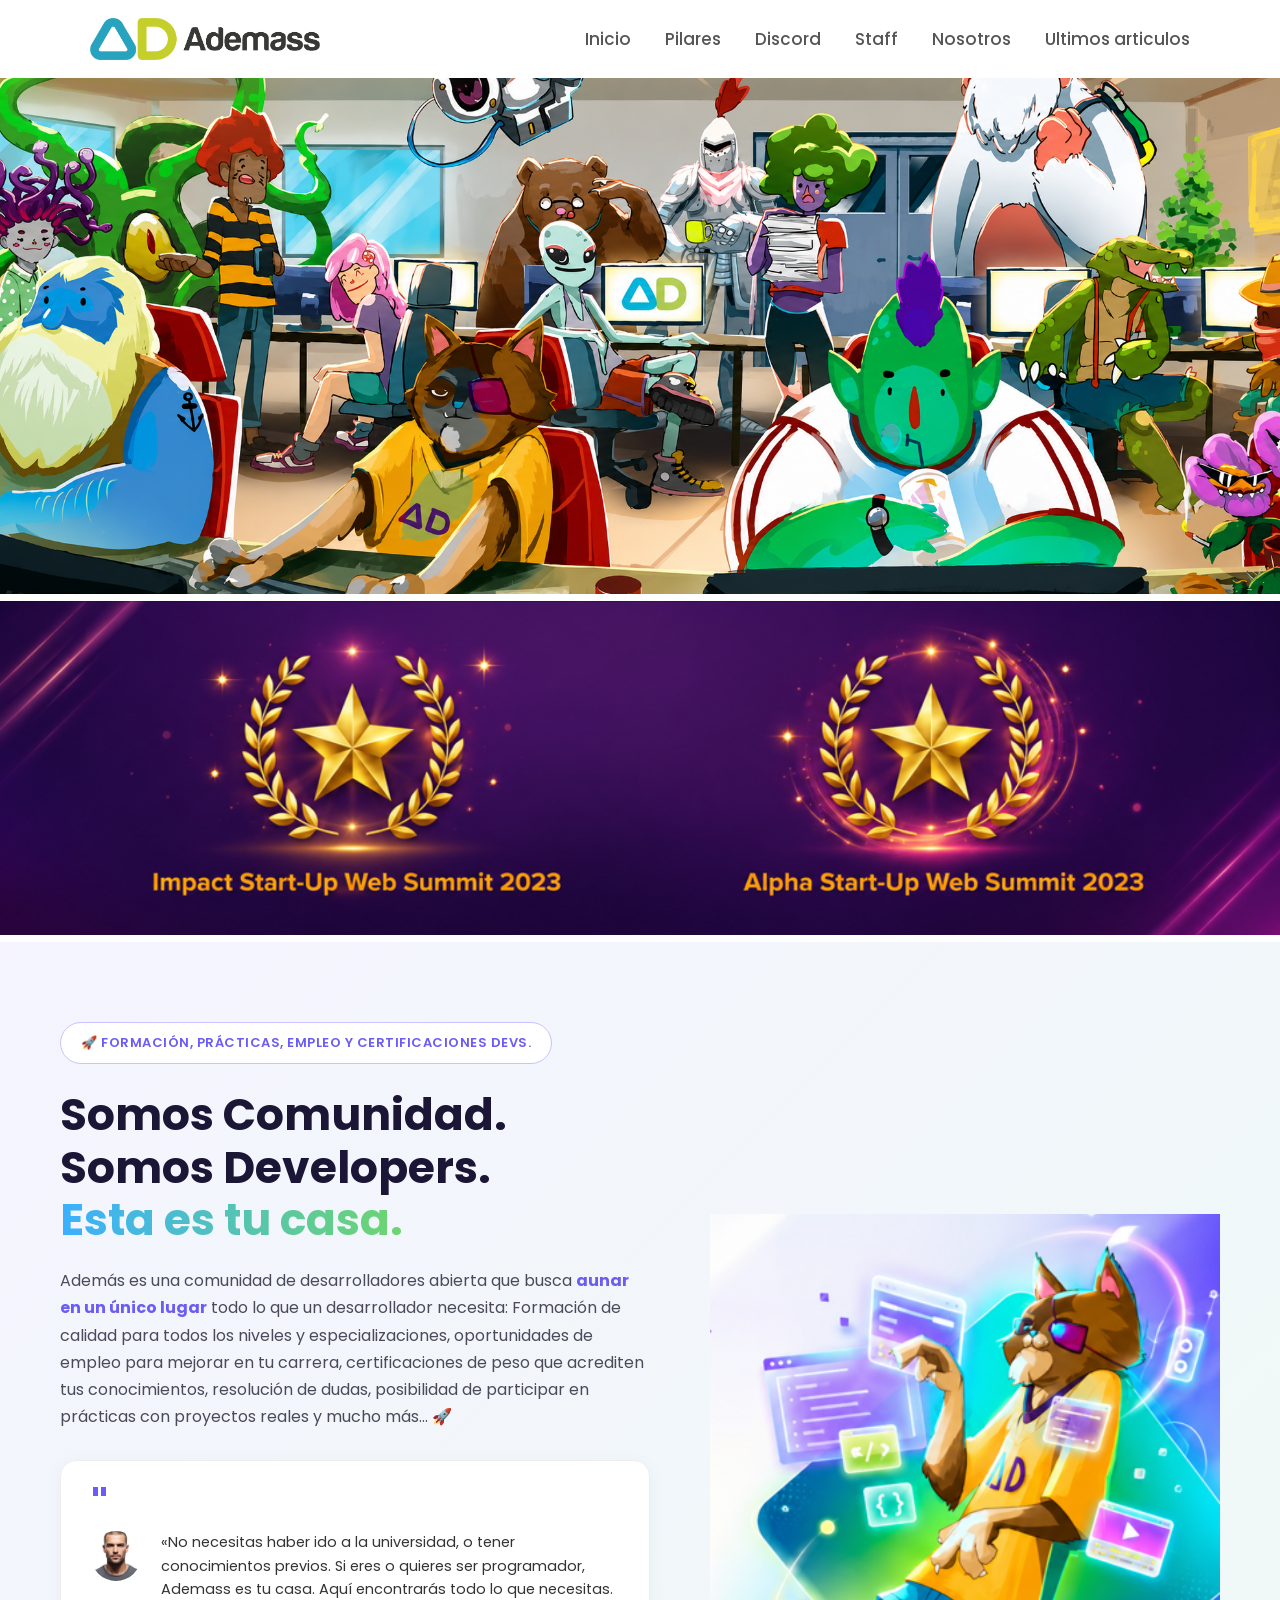
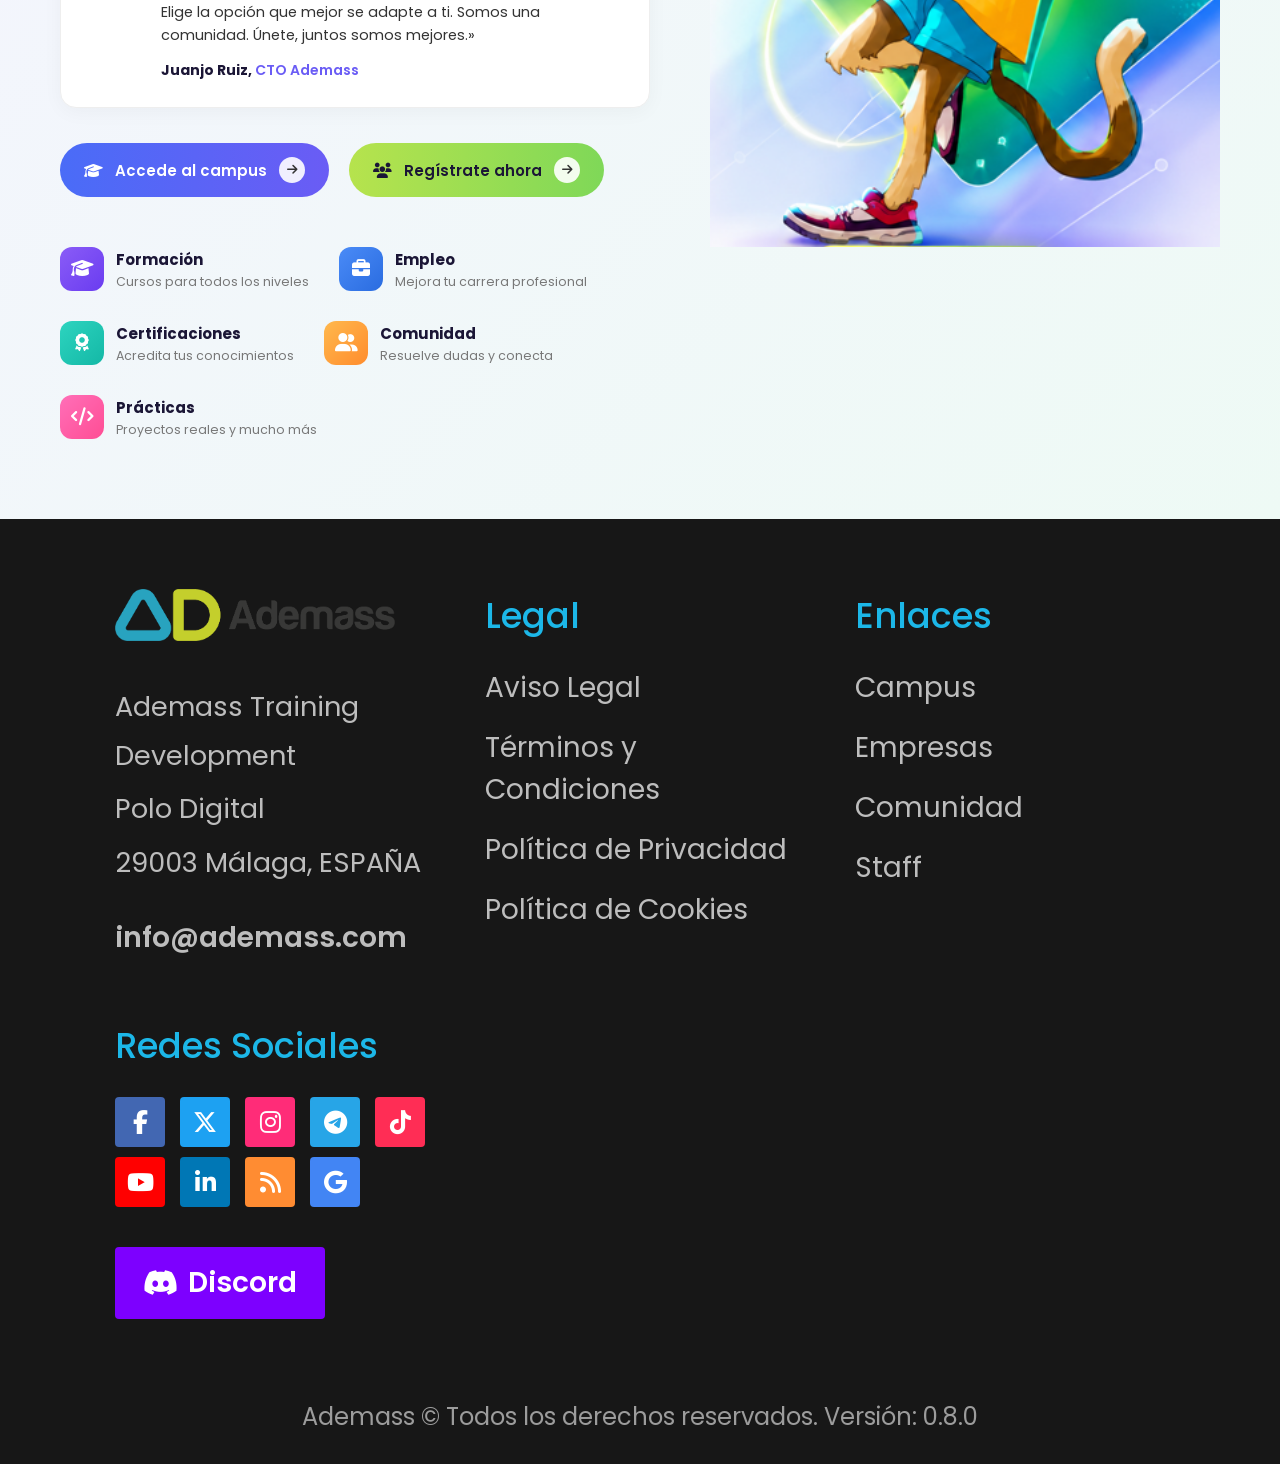
<file: index.html>
<!DOCTYPE html>
<html lang="es">
<head>
    <meta charset="UTF-8">
    <meta name="viewport" content="width=device-width, initial-scale=1.0">
    <title>Menú Ademass</title>

    <!-- Google Font -->
    <link rel="stylesheet" href="./style.css">
    <link rel="stylesheet" href="https://cdnjs.cloudflare.com/ajax/libs/font-awesome/6.6.0/css/all.min.css">
    <link href="https://fonts.googleapis.com/css2?family=Poppins:wght@400;500;600;700&display=swap" rel="stylesheet">

</head>
<body>

<header class="header">

    <div class="logo">
        <img src="img/sin fondo.png" alt="Ademass">
    </div>

    <nav class="menu">
        <a href="#" >Inicio</a>
        <a href="pilares.html">Pilares</a>
        <a href="discord.html">Discord</a>
        <a href="staff.html">Staff</a>
        <a href="nosotros.html">Nosotros</a>
        <a href="ultimo.html">Ultimos articulos</a>

    </nav>

</header>





<!-- HERO -->
<section class="hero">
    <img src="img/imagen1.png" width="100%" height="115%" alt="Banner Ademass">
</section>





<section class="awards">
    <div class="container">
        <div class="awards-image">
            <img src="img/imagen3.png"  width="100%" height="115%" alt="">
        </div>
    </div>
</section>






<!-- SECCIÓN COMUNIDAD - AUTOCONTENIDA (CSS incluido) -->
<!-- Pega esto donde quieras mostrar la sección     -->
<!-- ============================================= -->

<style>
.community {
    font-family: 'Poppins', sans-serif;
    padding: 80px 60px;
    background: linear-gradient(135deg, #f5f4ff 0%, #eefaf5 100%);
    overflow: hidden;
    width: 100%;
    box-sizing: border-box;
}
.community *{
    box-sizing: border-box;
}
.community-container {
    display: flex;
    flex-wrap: wrap;
    align-items: center;
    justify-content: space-between;
    gap: 60px;
    max-width: 1400px;
    margin: 0 auto;
}
.community-content {
    flex: 1 1 480px;
    min-width: 320px;
}
.community-image {
    flex: 1 1 400px;
    min-width: 280px;
    min-height: 300px;
    display: flex;
    align-items: center;
    justify-content: center;
    background: rgba(255,255,255,0.4);
    border-radius: 20px;
}
.community-image img {
    max-width: 100%;
    width: 100%;
    height: auto;
    display: block;
}
.community-badge {
    display: inline-block;
    padding: 10px 20px;
    border: 1px solid #c9c3ff;
    border-radius: 50px;
    color: #6a5cf5;
    font-weight: 600;
    font-size: 13px;
    letter-spacing: .5px;
    text-transform: uppercase;
    margin-bottom: 25px;
    background: #fff;
}
.community-title {
    font-size: 44px;
    font-weight: 700;
    line-height: 1.2;
    color: #1b1636;
    margin-bottom: 20px;
}
.community-title .highlight {
    background: linear-gradient(90deg, #3ab0ff, #6dd66d);
    -webkit-background-clip: text;
    background-clip: text;
    color: transparent;
}
.community-text {
    font-size: 16px;
    line-height: 1.7;
    color: #4a4a5a;
    margin-bottom: 30px;
    max-width: 600px;
}
.community-text strong {
    color: #6a5cf5;
}
.community-quote {
    background: #fff;
    border: 1px solid #eee;
    border-radius: 16px;
    padding: 25px 30px;
    margin-bottom: 35px;
    max-width: 600px;
    box-shadow: 0 4px 20px rgba(0,0,0,0.04);
    position: relative;
}
.quote-icon {
    font-size: 40px;
    color: #6a5cf5;
    font-weight: 700;
    line-height: 1;
    display: block;
    margin-bottom: 5px;
}
.quote-body {
    display: flex;
    gap: 20px;
    align-items: flex-start;
}
.quote-avatar {
    width: 50px;
    height: 50px;
    border-radius: 50%;
    object-fit: cover;
    flex-shrink: 0;
    background: #ddd;
}
.quote-text {
    font-size: 14.5px;
    line-height: 1.6;
    color: #333;
    margin-bottom: 10px;
}
.quote-author {
    font-size: 14px;
    font-weight: 700;
    color: #1b1636;
}
.quote-author a {
    color: #6a5cf5;
    text-decoration: none;
    font-weight: 600;
}
.community-buttons {
    display: flex;
    gap: 20px;
    flex-wrap: wrap;
    margin-bottom: 50px;
}
.community-buttons .btn {
    display: inline-flex;
    align-items: center;
    gap: 12px;
    padding: 14px 24px;
    border-radius: 50px;
    text-decoration: none !important;
    font-weight: 600;
    font-size: 15px;
    border: none;
    cursor: pointer;
    transition: transform .2s ease, box-shadow .2s ease;
    white-space: nowrap;
}
.community-buttons .btn:hover {
    transform: translateY(-2px);
    box-shadow: 0 8px 20px rgba(0,0,0,0.15);
}
.community-buttons .btn-campus {
    background: linear-gradient(90deg, #4a6cf7, #6a5cf5);
    color: #fff !important;
}
.community-buttons .btn-register {
    background: linear-gradient(90deg, #b6e34d, #7fd858);
    color: #1b1636 !important;
}
.community-buttons .btn-arrow {
    background: rgba(255,255,255,0.9);
    color: #333;
    width: 26px;
    height: 26px;
    border-radius: 50%;
    display: flex;
    align-items: center;
    justify-content: center;
    font-size: 12px;
}
.community-features {
    display: flex;
    flex-wrap: wrap;
    gap: 30px;
}
.community-features .feature-item {
    display: flex;
    align-items: center;
    gap: 12px;
    min-width: 160px;
}
.community-features .feature-item h4 {
    font-size: 15px;
    font-weight: 700;
    color: #1b1636;
    margin: 0 0 3px;
}
.community-features .feature-item p {
    font-size: 12.5px;
    color: #777;
    margin: 0;
    line-height: 1.3;
}
.community-features .feature-icon {
    width: 44px;
    height: 44px;
    border-radius: 12px;
    display: flex;
    align-items: center;
    justify-content: center;
    color: #fff;
    font-size: 18px;
    flex-shrink: 0;
}
.community-features .icon-purple { background: linear-gradient(135deg, #8a5cf7, #6a3cf0); }
.community-features .icon-blue   { background: linear-gradient(135deg, #4a8bf7, #2a6ce0); }
.community-features .icon-teal   { background: linear-gradient(135deg, #2dd4bf, #14b8a6); }
.community-features .icon-orange { background: linear-gradient(135deg, #ffb84d, #ff8c2d); }
.community-features .icon-pink   { background: linear-gradient(135deg, #ff6fb8, #ff4d94); }

/* Mantiene la imagen AL LADO del texto hasta pantallas de tablet pequeñas */
@media (max-width: 900px) {
    .community {
        padding: 60px 30px;
    }
    .community-container {
        gap: 30px;
    }
    .community-content {
        flex: 1 1 300px;
    }
    .community-image {
        flex: 1 1 260px;
        min-width: 220px;
        min-height: 200px;
    }
    .community-title {
        font-size: 30px;
    }
    .community-features {
        gap: 18px;
    }
}

/* Solo apila en móviles reales */
@media (max-width: 600px) {
    .community-container {
        flex-direction: column;
    }
    .community-image {
        order: -1;
        width: 100%;
    }
}
</style>

<!-- SOMOS COMUNIDAD -->
<section class="community">
    <div class="community-container">

        <!-- Columna de texto -->
        <div class="community-content">

            <span class="community-badge">
                🚀 FORMACIÓN, PRÁCTICAS, EMPLEO Y CERTIFICACIONES DEVS.
            </span>

            <h2 class="community-title">
                Somos Comunidad.<br>
                Somos Developers.<br>
                <span class="highlight">Esta es tu casa.</span>
            </h2>

            <p class="community-text">
                Además es una comunidad de desarrolladores abierta que busca
                <strong>aunar en un único lugar</strong> todo lo que un desarrollador necesita:
                Formación de calidad para todos los niveles y especializaciones,
                oportunidades de empleo para mejorar en tu carrera, certificaciones
                de peso que acrediten tus conocimientos, resolución de dudas,
                posibilidad de participar en prácticas con proyectos reales y
                mucho más... 🚀
            </p>

            <div class="community-quote">
                <span class="quote-icon">"</span>
                <div class="quote-body">
                    <img src="img/personita.png" alt="Juanjo Ruiz" class="quote-avatar">
                    <div class="quote-text-wrap">
                        <p class="quote-text">
                            «No necesitas haber ido a la universidad, o tener
                            conocimientos previos. Si eres o quieres ser programador,
                            Ademass es tu casa. Aquí encontrarás todo lo que necesitas.
                            Elige la opción que mejor se adapte a ti. Somos una
                            comunidad. Únete, juntos somos mejores.»
                        </p>
                        <span class="quote-author">
                            Juanjo Ruiz, <a href="#">CTO Ademass</a>
                        </span>
                    </div>
                </div>
            </div>

            <div class="community-buttons">
                <a href="#" class="btn btn-campus">
                    <i class="fas fa-graduation-cap"></i>
                    Accede al campus
                    <span class="btn-arrow"><i class="fas fa-arrow-right"></i></span>
                </a>
                <a href="#" class="btn btn-register">
                    <i class="fas fa-users"></i>
                    Regístrate ahora
                    <span class="btn-arrow"><i class="fas fa-arrow-right"></i></span>
                </a>
            </div>

          <div class="community-features">

    <div class="feature-item">
        <div class="feature-icon icon-purple">
            <i class="fas fa-graduation-cap"></i>
        </div>

        <div class="feature-text">
            <h4>Formación</h4>
            <p>Cursos para todos los niveles</p>
        </div>
    </div>

    <div class="feature-item">
        <div class="feature-icon icon-blue">
            <i class="fas fa-briefcase"></i>
        </div>

        <div class="feature-text">
            <h4>Empleo</h4>
            <p>Mejora tu carrera profesional</p>
        </div>
    </div>

    <div class="feature-item">
        <div class="feature-icon icon-teal">
            <i class="fas fa-award"></i>
        </div>

        <div class="feature-text">
            <h4>Certificaciones</h4>
            <p>Acredita tus conocimientos</p>
        </div>
    </div>

    <div class="feature-item">
        <div class="feature-icon icon-orange">
            <i class="fas fa-user-friends"></i>
        </div>

        <div class="feature-text">
            <h4>Comunidad</h4>
            <p>Resuelve dudas y conecta</p>
        </div>
    </div>

    <div class="feature-item">
        <div class="feature-icon icon-pink">
            <i class="fas fa-code"></i>
        </div>

        <div class="feature-text">
            <h4>Prácticas</h4>
            <p>Proyectos reales y mucho más</p>
        </div>
    </div>

</div>
        </div>

        <!-- Columna de imagen -->
        <div class="community-image">
            <img src="img/imagen6.png" alt="Mascota Ademass">
        </div>

    </div>
</section>







<footer class="footer">

    <div class="footer-container">

        <!-- Logo -->
        <div class="footer-column">

            <img src="img/sin fondo.png" alt="Ademass" class="footer-logo">

            <p>Ademass Training Development</p>
            <p>Polo Digital</p>
            <p>29003 Málaga, ESPAÑA</p>

            <a href="mailto:info@ademass.com" class="email">
                info@ademass.com
            </a>

        </div>

        <!-- Legal -->
        <div class="footer-column">

            <h3>Legal</h3>

            <ul>
                <li><a href="#">Aviso Legal</a></li>
                <li><a href="#">Términos y Condiciones</a></li>
                <li><a href="#">Política de Privacidad</a></li>
                <li><a href="#">Política de Cookies</a></li>
            </ul>

        </div>

        <!-- Enlaces -->
        <div class="footer-column">

            <h3>Enlaces</h3>

            <ul>
                <li><a href="#">Campus</a></li>
                <li><a href="#">Empresas</a></li>
                <li><a href="#">Comunidad</a></li>
                <li><a href="#">Staff</a></li>
            </ul>

        </div>

        <!-- Redes -->
        <div class="footer-column">

            <h3>Redes Sociales</h3>

            <div class="social-icons">

                <a class="facebook"><i class="fab fa-facebook-f"></i></a>
                <a class="twitter"><i class="fab fa-x-twitter"></i></a>
                <a class="instagram"><i class="fab fa-instagram"></i></a>
                <a class="telegram"><i class="fab fa-telegram-plane"></i></a>
                <a class="tiktok"><i class="fab fa-tiktok"></i></a>

                <a class="youtube"><i class="fab fa-youtube"></i></a>
                <a class="linkedin"><i class="fab fa-linkedin-in"></i></a>
                <a class="rss"><i class="fas fa-rss"></i></a>
                <a class="google"><i class="fab fa-google"></i></a>

            </div>

            <a href="#" class="discord-btn">
                <i class="fab fa-discord"></i>
                Discord
            </a>

        </div>

    </div>

    <div class="footer-bottom">
        Ademass © Todos los derechos reservados. Versión: 0.8.0
    </div>

</footer>
</body>
</html>
</file>
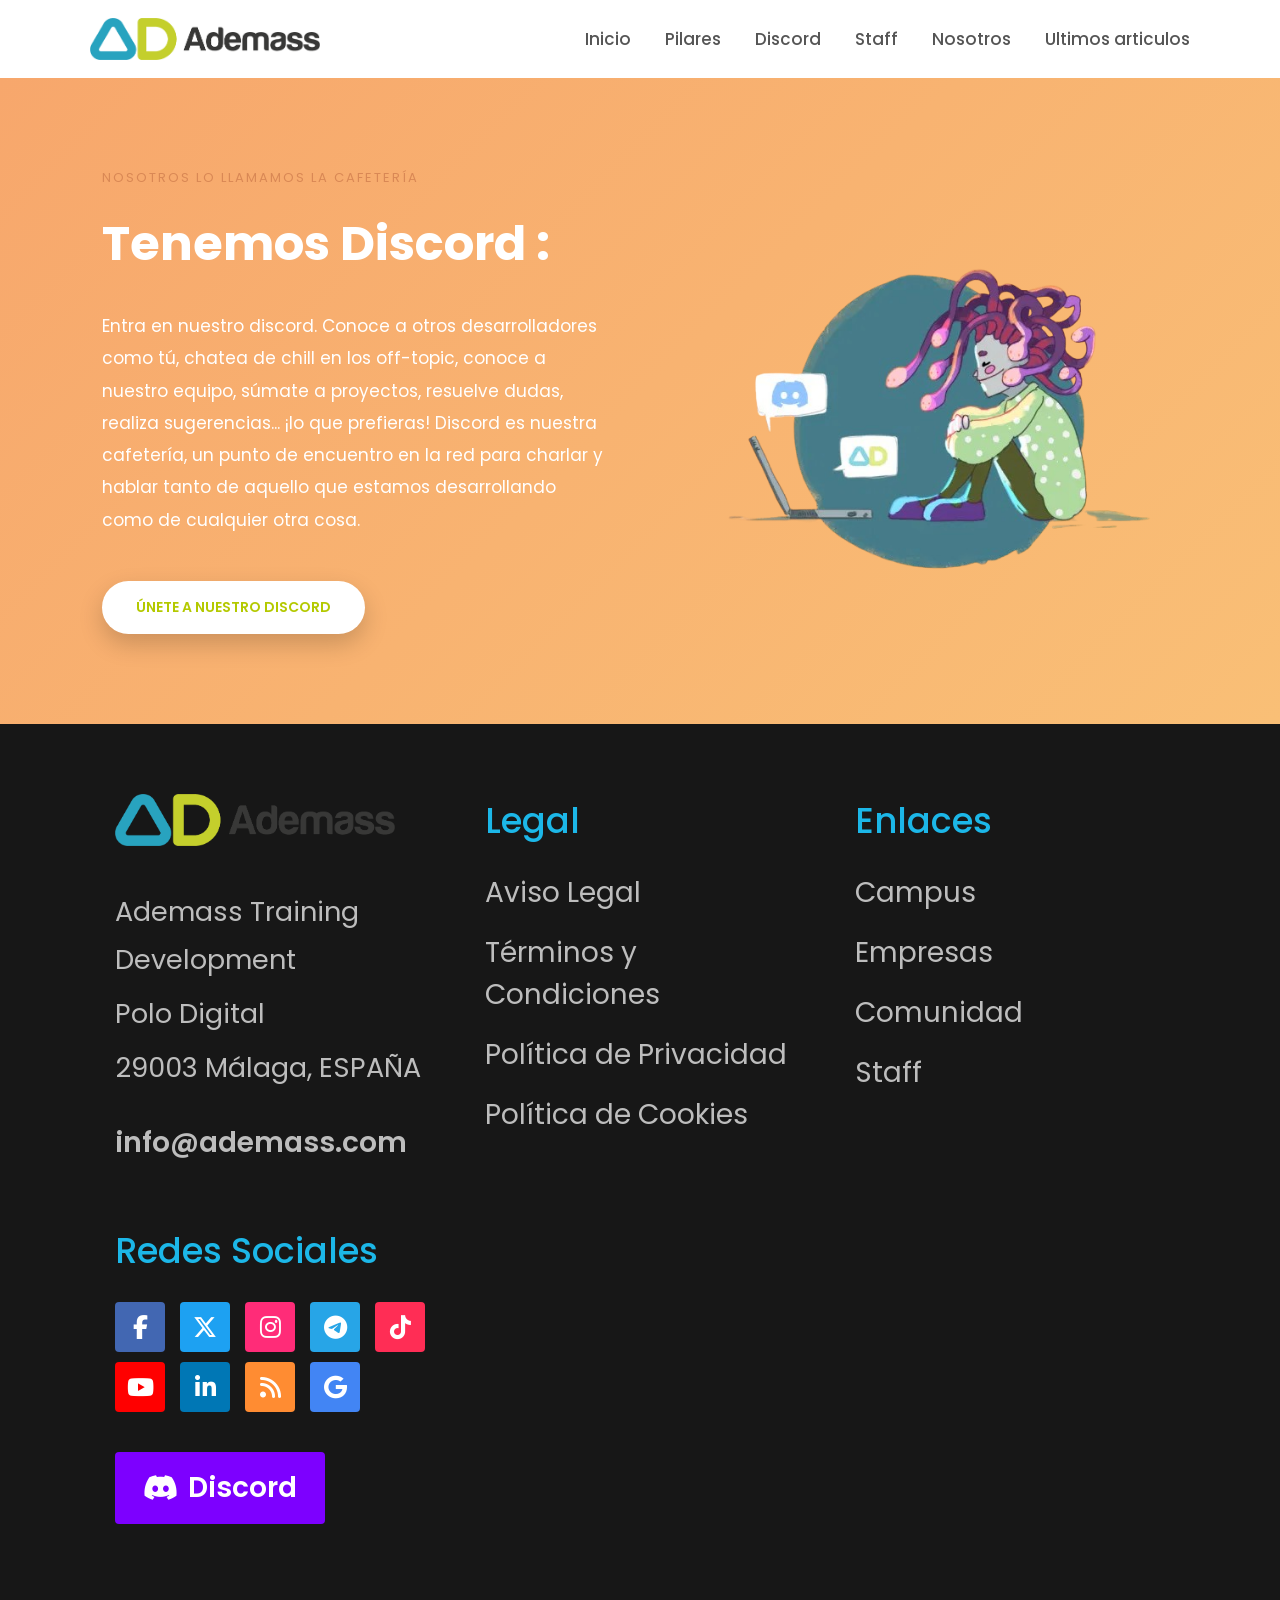
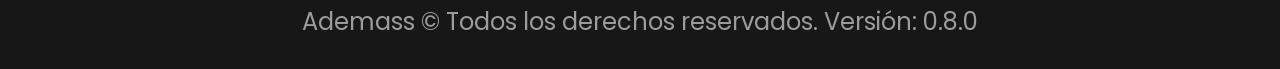
<file: discord.html>
<!DOCTYPE html>
<html lang="en">
<head>
  <meta charset="UTF-8">
  <meta name="viewport" content="width=device-width, initial-scale=1.0">
  <!-- Google Font -->
    <link rel="stylesheet" href="https://cdnjs.cloudflare.com/ajax/libs/font-awesome/6.6.0/css/all.min.css">
    <link href="https://fonts.googleapis.com/css2?family=Poppins:wght@400;500;600;700&display=swap" rel="stylesheet">
    <link rel="stylesheet" href="discord.css">
    <link rel="stylesheet" href="style.css">
  <title>Discord</title>
</head>
<body>
  <header class="header">

    <div class="logo">
        <img src="img/logo.png" alt="Ademass">
    </div>

    <nav class="menu">
        <a href="index.html" class="active">Inicio</a>
        <a href="pilares.html">Pilares</a>
        <a href="discord.html">Discord</a>
        <a href="staff.html">Staff</a>
        <a href="nosotros.html">Nosotros</a>
        <a href="ultimo.html">Ultimos articulos</a>

    </nav>

</header>
<main>

    <section class="discord-section">

        <div class="discord-container">

            <div class="discord-text">

                <span class="subtitle">
                    NOSOTROS LO LLAMAMOS LA CAFETERÍA
                </span>

                <h1>Tenemos Discord :</h1>

                <p>
                    Entra en nuestro discord. Conoce a otros desarrolladores como tú,
                    chatea de chill en los off-topic, conoce a nuestro equipo,
                    súmate a proyectos, resuelve dudas, realiza sugerencias...
                    ¡lo que prefieras! Discord es nuestra cafetería,
                    un punto de encuentro en la red para charlar y hablar
                    tanto de aquello que estamos desarrollando como de cualquier otra cosa.
                </p>

                <a href="#" class="discord-button">
                    ÚNETE A NUESTRO DISCORD
                </a>

            </div>

            <div class="discord-image">

                <img src="img/discord.png" alt="Discord">

            </div>
        </div>

    </section>

</main>

<footer class="footer">

    <div class="footer-container">

        <!-- Logo -->
        <div class="footer-column">

            <img src="img/sin fondo.png" alt="Ademass" class="footer-logo">

            <p>Ademass Training Development</p>
            <p>Polo Digital</p>
            <p>29003 Málaga, ESPAÑA</p>

            <a href="mailto:info@ademass.com" class="email">
                info@ademass.com
            </a>

        </div>

        <!-- Legal -->
        <div class="footer-column">

            <h3>Legal</h3>

            <ul>
                <li><a href="#">Aviso Legal</a></li>
                <li><a href="#">Términos y Condiciones</a></li>
                <li><a href="#">Política de Privacidad</a></li>
                <li><a href="#">Política de Cookies</a></li>
            </ul>

        </div>

        <!-- Enlaces -->
        <div class="footer-column">

            <h3>Enlaces</h3>

            <ul>
                <li><a href="#">Campus</a></li>
                <li><a href="#">Empresas</a></li>
                <li><a href="#">Comunidad</a></li>
                <li><a href="#">Staff</a></li>
            </ul>

        </div>

        <!-- Redes -->
        <div class="footer-column">

            <h3>Redes Sociales</h3>

            <div class="social-icons">

                <a class="facebook"><i class="fab fa-facebook-f"></i></a>
                <a class="twitter"><i class="fab fa-x-twitter"></i></a>
                <a class="instagram"><i class="fab fa-instagram"></i></a>
                <a class="telegram"><i class="fab fa-telegram-plane"></i></a>
                <a class="tiktok"><i class="fab fa-tiktok"></i></a>

                <a class="youtube"><i class="fab fa-youtube"></i></a>
                <a class="linkedin"><i class="fab fa-linkedin-in"></i></a>
                <a class="rss"><i class="fas fa-rss"></i></a>
                <a class="google"><i class="fab fa-google"></i></a>

            </div>

            <a href="#" class="discord-btn">
                <i class="fab fa-discord"></i>
                Discord
            </a>

        </div>

    </div>

    <div class="footer-bottom">
        Ademass © Todos los derechos reservados. Versión: 0.8.0
    </div>

</footer>
</body>
</html>
</file>
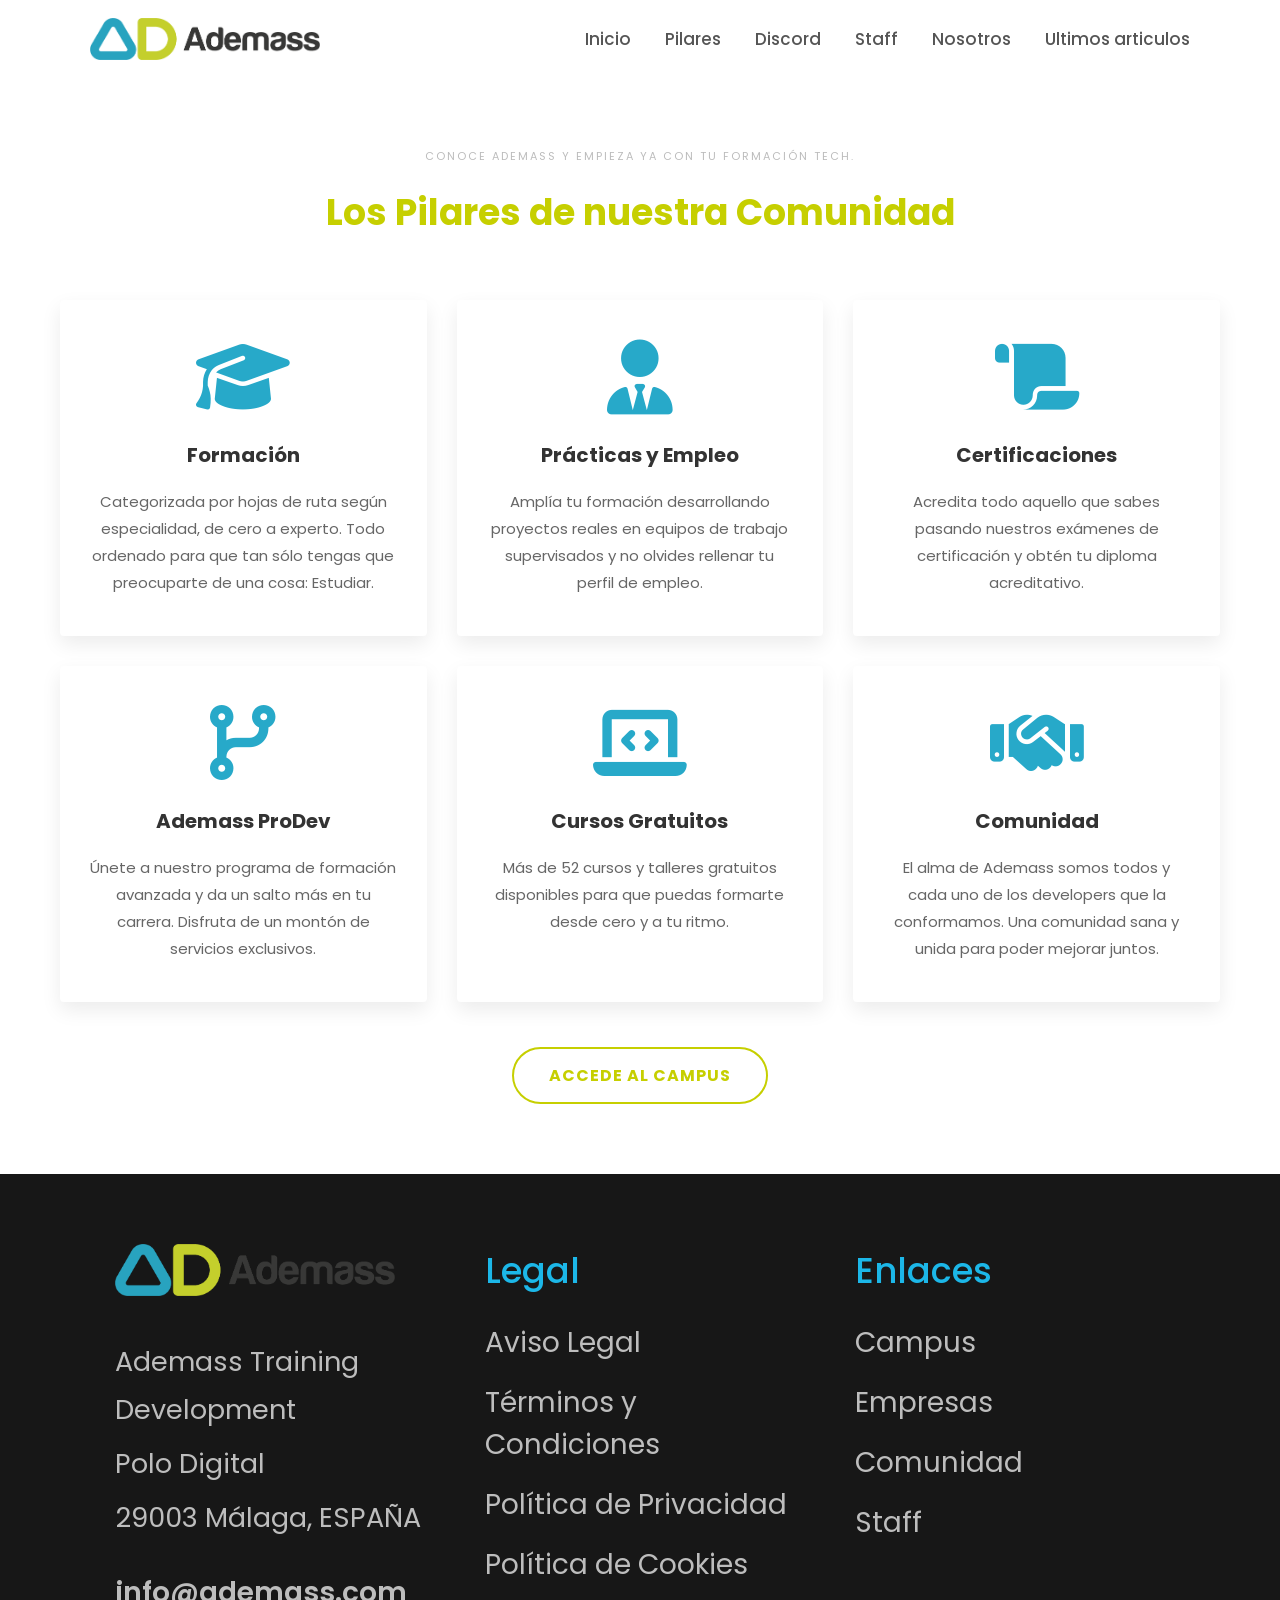
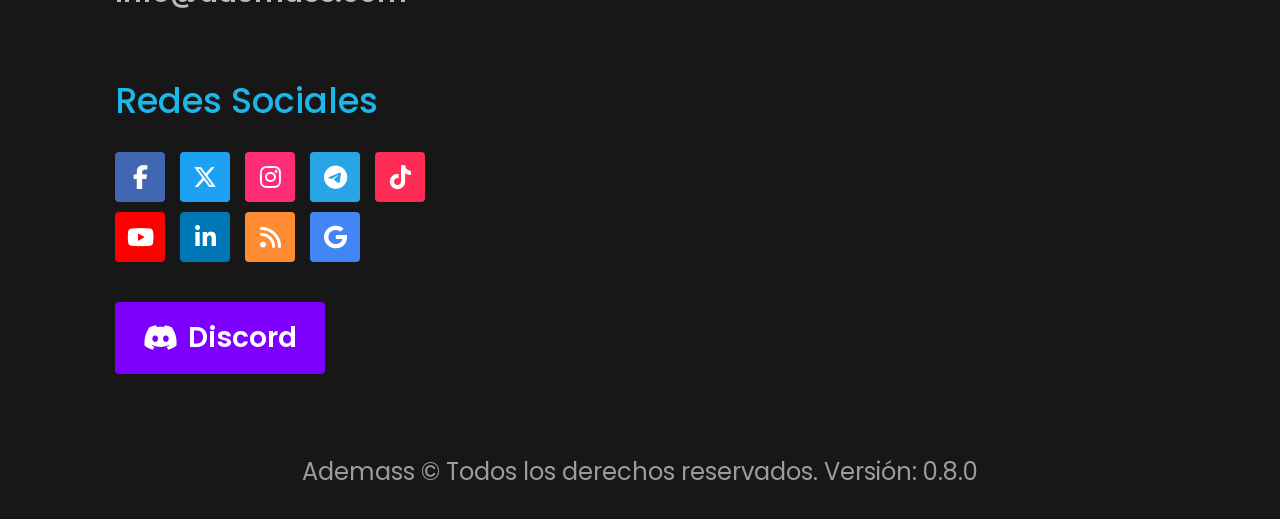
<file: pilares.html>
<!DOCTYPE html>
<html lang="es">
<head>
    <meta charset="UTF-8">
    <meta name="viewport" content="width=device-width, initial-scale=1.0">
    <title>Los Pilares de nuestra Comunidad</title>

    <!-- Font Awesome -->
    <link rel="stylesheet"
    href="https://cdnjs.cloudflare.com/ajax/libs/font-awesome/6.7.2/css/all.min.css">
    <link rel="stylesheet" href="https://cdnjs.cloudflare.com/ajax/libs/font-awesome/6.6.0/css/all.min.css">
    <link href="https://fonts.googleapis.com/css2?family=Poppins:wght@400;500;600;700&display=swap" rel="stylesheet">

    <link rel="stylesheet" href="pilares.css">
    
</head>
<body>
<header class="header">

    <div class="logo">
        <img src="img/logo.png" alt="Ademass">
    </div>

    <nav class="menu">
        <a href="index.html">Inicio</a>
        <a href="pilares.html">Pilares</a>
        <a href="discord.html">Discord</a>
        <a href="staff.html">Staff</a>
        <a href="nosotros.html">Nosotros</a>
        <a href="ultimo.html">Ultimos articulos</a>

    </nav>

</header>

<section class="pilares">

    <p class="subtitulo">
        CONOCE ADEMASS Y EMPIEZA YA CON TU FORMACIÓN TECH.
    </p>

    <h2>Los Pilares de nuestra Comunidad</h2>

    <div class="contenedor">

        <div class="card">
            <i class="fa-solid fa-graduation-cap"></i>
            <h3>Formación</h3>
            <p>
                Categorizada por hojas de ruta según especialidad,
                de cero a experto. Todo ordenado para que tan sólo
                tengas que preocuparte de una cosa: Estudiar.
            </p>
        </div>

        <div class="card">
            <i class="fa-solid fa-user-tie"></i>
            <h3>Prácticas y Empleo</h3>
            <p>
                Amplía tu formación desarrollando proyectos reales
                en equipos de trabajo supervisados y no olvides
                rellenar tu perfil de empleo.
            </p>
        </div>

        <div class="card">
            <i class="fa-solid fa-scroll"></i>
            <h3>Certificaciones</h3>
            <p>
                Acredita todo aquello que sabes pasando nuestros
                exámenes de certificación y obtén tu diploma
                acreditativo.
            </p>
        </div>

        <div class="card">
            <i class="fa-solid fa-code-branch"></i>
            <h3>Ademass ProDev</h3>
            <p>
                Únete a nuestro programa de formación avanzada y da
                un salto más en tu carrera. Disfruta de un montón
                de servicios exclusivos.
            </p>
        </div>

        <div class="card">
            <i class="fa-solid fa-laptop-code"></i>
            <h3>Cursos Gratuitos</h3>
            <p>
                Más de 52 cursos y talleres gratuitos disponibles
                para que puedas formarte desde cero y a tu ritmo.
            </p>
        </div>

        <div class="card">
            <i class="fa-solid fa-handshake"></i>
            <h3>Comunidad</h3>
            <p>
                El alma de Ademass somos todos y cada uno de los
                developers que la conformamos. Una comunidad sana y
                unida para poder mejorar juntos.
            </p>
        </div>

    </div>

    <a href="#" class="btn">ACCEDE AL CAMPUS</a>

</section>

<footer class="footer">

    <div class="footer-container">

        <!-- Logo -->
        <div class="footer-column">

            <img src="img/sin fondo.png" alt="Ademass" class="footer-logo">

            <p>Ademass Training Development</p>
            <p>Polo Digital</p>
            <p>29003 Málaga, ESPAÑA</p>

            <a href="mailto:info@ademass.com" class="email">
                info@ademass.com
            </a>

        </div>

        <!-- Legal -->
        <div class="footer-column">

            <h3>Legal</h3>

            <ul>
                <li><a href="#">Aviso Legal</a></li>
                <li><a href="#">Términos y Condiciones</a></li>
                <li><a href="#">Política de Privacidad</a></li>
                <li><a href="#">Política de Cookies</a></li>
            </ul>

        </div>

        <!-- Enlaces -->
        <div class="footer-column">

            <h3>Enlaces</h3>

            <ul>
                <li><a href="#">Campus</a></li>
                <li><a href="#">Empresas</a></li>
                <li><a href="#">Comunidad</a></li>
                <li><a href="#">Staff</a></li>
            </ul>

        </div>

        <!-- Redes -->
        <div class="footer-column">

            <h3>Redes Sociales</h3>

            <div class="social-icons">

                <a class="facebook"><i class="fab fa-facebook-f"></i></a>
                <a class="twitter"><i class="fab fa-x-twitter"></i></a>
                <a class="instagram"><i class="fab fa-instagram"></i></a>
                <a class="telegram"><i class="fab fa-telegram-plane"></i></a>
                <a class="tiktok"><i class="fab fa-tiktok"></i></a>

                <a class="youtube"><i class="fab fa-youtube"></i></a>
                <a class="linkedin"><i class="fab fa-linkedin-in"></i></a>
                <a class="rss"><i class="fas fa-rss"></i></a>
                <a class="google"><i class="fab fa-google"></i></a>

            </div>

            <a href="#" class="discord-btn">
                <i class="fab fa-discord"></i>
                Discord
            </a>

        </div>

    </div>

    <div class="footer-bottom">
        Ademass © Todos los derechos reservados. Versión: 0.8.0
    </div>

</footer>
</body>
</html>
</file>
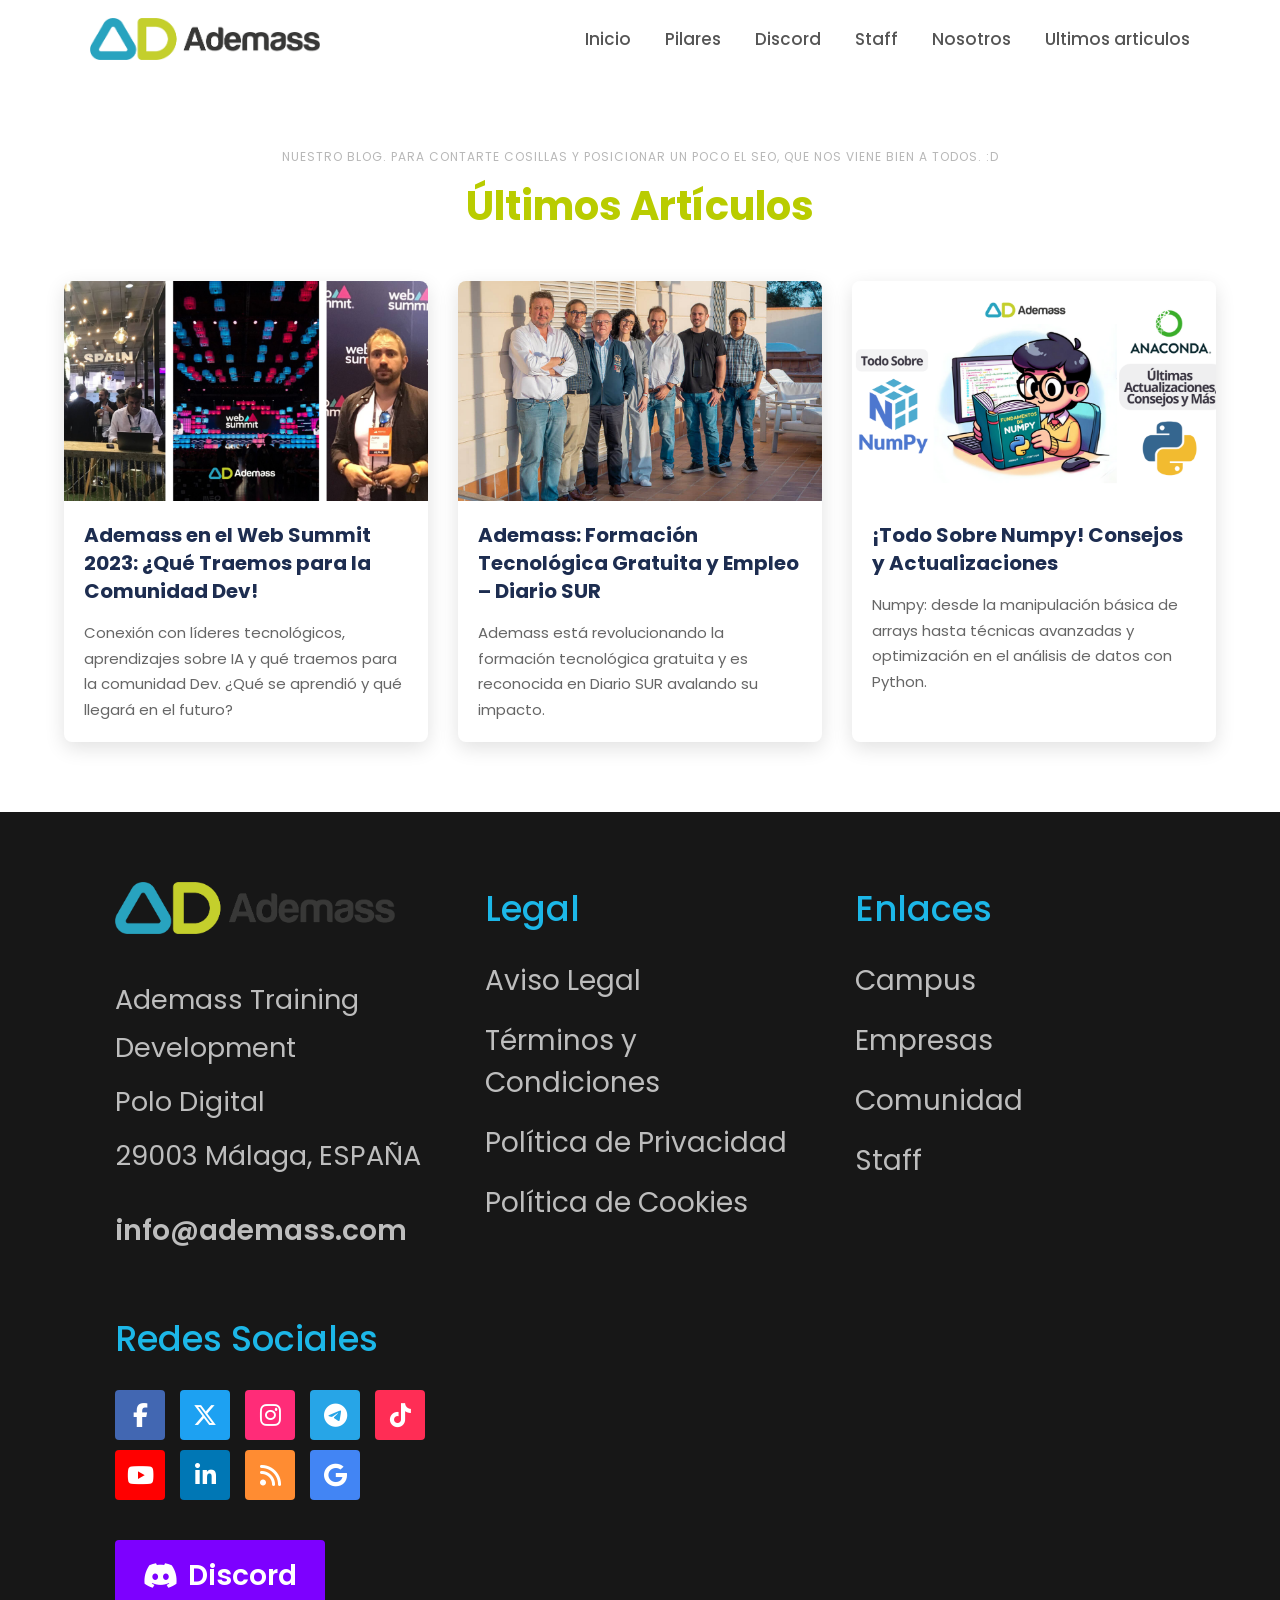
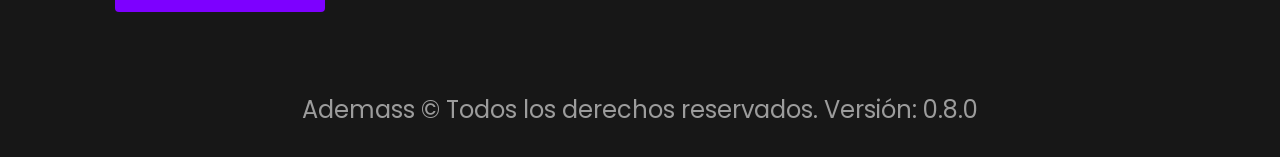
<file: ultimo.html>
<!DOCTYPE html>
<html lang="en">
<head>
  <meta charset="UTF-8">
  <meta name="viewport" content="width=device-width, initial-scale=1.0">
  <link rel="stylesheet" href="https://cdnjs.cloudflare.com/ajax/libs/font-awesome/6.6.0/css/all.min.css">
    <link href="https://fonts.googleapis.com/css2?family=Poppins:wght@400;500;600;700&display=swap" rel="stylesheet">
  <link rel="stylesheet" href="ultimo.css">
    <link rel="stylesheet" href="style.css">
  <title>Últimos Artículos</title>
</head>
<body>
  <header class="header">

    <div class="logo">
        <img src="img/logo.png" alt="Ademass">
    </div>

    <nav class="menu">
        <a href="index.html" class="active">Inicio</a>
        <a href="pilares.html">Pilares</a>
        <a href="discord.html">Discord</a>
        <a href="staff.html">Staff</a>
        <a href="nosotros.html">Nosotros</a>
        <a href="ultimo.html">Ultimos articulos</a>

    </nav>

</header>
  <main class="articulos">

    <p class="subtitulo">
        NUESTRO BLOG. PARA CONTARTE COSILLAS Y POSICIONAR UN POCO EL SEO, QUE NOS VIENE BIEN A TODOS. :D
    </p>

    <h1>Últimos Artículos</h1>

    <div class="cards">

        <!-- Card 1 -->
        <article class="card">

            <img src="img/spain.png" alt="Web Summit">

            <div class="card-content">
                <h3>Ademass en el Web Summit 2023: ¿Qué Traemos para la Comunidad Dev!</h3>

                <p>
                    Conexión con líderes tecnológicos, aprendizajes sobre IA y qué
                    traemos para la comunidad Dev. ¿Qué se aprendió y qué llegará en el futuro?
                </p>
            </div>

        </article>

        <!-- Card 2 -->
        <article class="card">

            <img src="img/personas.jpg" alt="Diario Sur">

            <div class="card-content">
                <h3>Ademass: Formación Tecnológica Gratuita y Empleo – Diario SUR</h3>

                <p>
                    Ademass está revolucionando la formación tecnológica gratuita
                    y es reconocida en Diario SUR avalando su impacto.
                </p>
            </div>

        </article>

        <!-- Card 3 -->
        <article class="card">

            <img src="img/cubo.png" alt="Numpy">

            <div class="card-content">
                <h3>¡Todo Sobre Numpy! Consejos y Actualizaciones</h3>

                <p>
                    Numpy: desde la manipulación básica de arrays hasta técnicas
                    avanzadas y optimización en el análisis de datos con Python.
                </p>
            </div>

        </article>

    </div>

</main>

<footer class="footer">

    <div class="footer-container">

        <!-- Logo -->
        <div class="footer-column">

            <img src="img/sin fondo.png" alt="Ademass" class="footer-logo">

            <p>Ademass Training Development</p>
            <p>Polo Digital</p>
            <p>29003 Málaga, ESPAÑA</p>

            <a href="mailto:info@ademass.com" class="email">
                info@ademass.com
            </a>

        </div>

        <!-- Legal -->
        <div class="footer-column">

            <h3>Legal</h3>

            <ul>
                <li><a href="#">Aviso Legal</a></li>
                <li><a href="#">Términos y Condiciones</a></li>
                <li><a href="#">Política de Privacidad</a></li>
                <li><a href="#">Política de Cookies</a></li>
            </ul>

        </div>

        <!-- Enlaces -->
        <div class="footer-column">

            <h3>Enlaces</h3>

            <ul>
                <li><a href="#">Campus</a></li>
                <li><a href="#">Empresas</a></li>
                <li><a href="#">Comunidad</a></li>
                <li><a href="#">Staff</a></li>
            </ul>

        </div>

        <!-- Redes -->
        <div class="footer-column">

            <h3>Redes Sociales</h3>

            <div class="social-icons">

                <a class="facebook"><i class="fab fa-facebook-f"></i></a>
                <a class="twitter"><i class="fab fa-x-twitter"></i></a>
                <a class="instagram"><i class="fab fa-instagram"></i></a>
                <a class="telegram"><i class="fab fa-telegram-plane"></i></a>
                <a class="tiktok"><i class="fab fa-tiktok"></i></a>

                <a class="youtube"><i class="fab fa-youtube"></i></a>
                <a class="linkedin"><i class="fab fa-linkedin-in"></i></a>
                <a class="rss"><i class="fas fa-rss"></i></a>
                <a class="google"><i class="fab fa-google"></i></a>

            </div>

            <a href="#" class="discord-btn">
                <i class="fab fa-discord"></i>
                Discord
            </a>

        </div>

    </div>

    <div class="footer-bottom">
        Ademass © Todos los derechos reservados. Versión: 0.8.0
    </div>

</footer>
</body>
</html>
</file>
<file: style.css>
/*========================
RESET
========================*/

*{
    margin:0;
    padding:0;
    box-sizing:border-box;
}

body{
    font-family:'Poppins',sans-serif;
    background:#fff;
}

/*========================
HEADER
========================*/

.header{

    width:100%;
    height:78px;

    display:flex;
    justify-content:space-between;
    align-items:center;

    padding:0 90px;

    background:#ffffff;
}

/*========================
LOGO
========================*/

.logo img{

    width:230px;
    display:block;

}

/*========================
MENU
========================*/

.menu{

    display:flex;
    align-items:center;
    gap:34px;

}

.menu a{

    text-decoration:none;
    color:#555;
    font-size:17px;
    font-weight:500;
    transition:.3s;

}

.menu a:hover{

    color:#29A9D1;

}



/*========================
BOTONES
========================*/

.btn{

    padding:12px 28px;
    border-radius:14px;
    color:#fff !important;
    font-weight:600;
    transition:.3s;

}

.btn-campus{

    background:#27A7D1;

}

.btn-campus:hover{

    background:#1f94ba;

}

.btn-login{

    background:#C9D61A;

}

.btn-login:hover{

    background:#b3c113;

}

































/*==========================
FOOTER
==========================*/

.footer{

    background:#171717;
    color:#bdbdbd;
    padding:70px 9% 30px;

}

.footer-container{

    display:flex;
    justify-content:space-between;
    gap:60px;
    flex-wrap:wrap;

}

/*==========================
COLUMNAS
==========================*/

.footer-column{

    min-width:220px;
    flex:1;

}

.footer-logo{

    width:280px;
    margin-bottom:35px;

}

.footer-column h3{

    color:#1cb7e8;
    font-size:35px;
    margin-bottom:25px;
    font-weight:500;

}

.footer-column p{

    font-size:27px;
    line-height:1.8;
    margin-bottom:5px;

}

.email{

    display:inline-block;
    margin-top:25px;
    color:#ffffff;
    text-decoration:none;
    font-size:28px;
    font-weight:600;

}

.footer-column ul{

    list-style:none;

}

.footer-column li{

    margin-bottom:18px;

}

.footer-column a{

    color:#bdbdbd;
    text-decoration:none;
    font-size:28px;
    transition:.3s;

}

.footer-column a:hover{

    color:#21b6e9;

}

/*==========================
SOCIAL
==========================*/

.social-icons{

    display:grid;
    grid-template-columns:repeat(5,55px);
    gap:10px;
    margin-bottom:40px;

}

.social-icons a{

    width:50px;
    height:50px;

    display:flex;
    justify-content:center;
    align-items:center;

    color:#fff;
    border-radius:4px;
    cursor:pointer;

    font-size:24px;

}

.facebook{background:#4267B2;}
.twitter{background:#1DA1F2;}
.instagram{background:#ff2c78;}
.telegram{background:#27A5E7;}
.tiktok{background:#ff2d55;}
.youtube{background:#ff0000;}
.linkedin{background:#0077B5;}
.rss{background:#ff8c32;}
.google{background:#4285F4;}

/*==========================
DISCORD
==========================*/

.discord-btn{

    display:inline-flex;
    align-items:center;
    gap:10px;

    background:#7d00ff;
    color:#fff !important;

    padding:15px 28px;
    border-radius:4px;
    font-size:30px;
    font-weight:600;

}

/*==========================
BOTTOM
==========================*/

.footer-bottom{

    text-align:center;
    margin-top:80px;
    color:#9c9c9c;
    font-size:24px;

}

/*==========================
RESPONSIVE
==========================*/

@media(max-width:992px){

.footer-container{

    flex-direction:column;
    gap:50px;

}

.footer-column h3{

    font-size:28px;

}

.footer-column p,
.footer-column a,
.email{

    font-size:20px;

}

.footer-bottom{

    font-size:18px;

}

.footer-logo{

    width:220px;

}

}
</file>
<file: discord.css>
/* ==========================
      SECCION DISCORD
========================== */

body{
    margin:0;
    font-family:'Poppins',sans-serif;
}

.discord-section{

    width:100%;
    background:linear-gradient(135deg,#f7a76c,#f9bf76);
    padding:90px 8%;

}

.discord-container{

    max-width:1200px;
    margin:auto;

    display:flex;
    justify-content:space-between;
    align-items:center;
    gap:60px;

}

.discord-text{

    flex:1;
    color:white;

}

.subtitle{

    display:block;
    color:#d98855;
    text-transform:uppercase;
    font-size:13px;
    letter-spacing:2px;
    margin-bottom:20px;

}

.discord-text h1{

    font-size:48px;
    margin-bottom:30px;
    font-weight:700;

}

.discord-text p{

    font-size:17px;
    line-height:1.9;
    margin-bottom:45px;
    max-width:550px;

}

.discord-button{

    display:inline-block;

    padding:16px 34px;

    background:white;

    color:#b4c900;

    text-decoration:none;

    border-radius:30px;

    font-weight:600;

    font-size:14px;

    box-shadow:0 10px 25px rgba(0,0,0,.18);

    transition:.3s;

}

.discord-button:hover{

    transform:translateY(-4px);

}

.discord-image{

    flex:1;
    text-align:center;

}

.discord-image img{

    width:100%;
    max-width:470px;

}

/* Responsive */

@media(max-width:900px){

.discord-container{

    flex-direction:column-reverse;
    text-align:center;

}

.discord-text p{

    max-width:100%;
}

}
</file>
<file: pilares.css>
/*========================
RESET
========================*/

*{
    margin:0;
    padding:0;
    box-sizing:border-box;
}

body{
    font-family:'Poppins',sans-serif;
    background:#fff;
}

/*========================
HEADER
========================*/

.header{

    width:100%;
    height:78px;

    display:flex;
    justify-content:space-between;
    align-items:center;

    padding:0 90px;

    background:#ffffff;
}

/*========================
LOGO
========================*/

.logo img{

    width:230px;
    display:block;

}

/*========================
MENU
========================*/

.menu{

    display:flex;
    align-items:center;
    gap:34px;

}

.menu a{

    text-decoration:none;
    color:#555;
    font-size:17px;
    font-weight:500;
    transition:.3s;

}

.menu a:hover{

    color:#29A9D1;

}

.menu .active{

    color:#29A9D1;
    font-weight:600;

}

/*========================
BOTONES
========================*/

.btn{

    padding:12px 28px;
    border-radius:14px;
    /* color:#fff !important; */
    font-weight:600;
    transition:.3s;

}

.btn-campus{

    background:#27A7D1;

}

.btn-campus:hover{

    background:#1f94ba;

}

.btn-login{

    background:#C9D61A;

}

.btn-login:hover{

    background:#b3c113;

}


/* Pilares */

.pilares{
    width:100%;
    max-width:1200px;
    margin:auto;
    padding:70px 20px;
    text-align:center;
}

.subtitulo{
    color:#bcbcbc;
    font-size:11px;
    letter-spacing:2px;
    text-transform:uppercase;
    margin-bottom:20px;
}

.pilares h2{
    color:#c6cf00;
    font-size:36px;
    margin-bottom:60px;
    font-weight:700;
}

.contenedor{
    display:grid;
    grid-template-columns:repeat(3,1fr);
    gap:30px;
    justify-content:center;
}

.card{
    background:white;
    padding:40px 30px;
    border-radius:4px;
    box-shadow:0 8px 20px rgba(0,0,0,.08);
    transition:.3s;
}

.card:hover{
    transform:translateY(-8px);
    box-shadow:0 15px 35px rgba(0,0,0,.15);
}

.card i{
    font-size:75px;
    color:#27a9c9;
    margin-bottom:25px;
}

.card h3{
    font-size:20px;
    margin-bottom:18px;
    color:#333;
}

.card p{
    color:#666;
    font-size:15px;
    line-height:1.8;
}

.btn{
    display:inline-block;
    margin-top:45px;
    padding:14px 35px;
    border:2px solid #c6cf00;
    border-radius:30px;
    text-decoration:none;
    color:#c6cf00;
    font-weight:bold;
    transition:.3s;
    letter-spacing:1px;
}

.btn:hover{
    background:#c6cf00;
    color:white;
}

/* Responsive */

@media(max-width:992px){

    .contenedor{
        grid-template-columns:repeat(2,1fr);
    }

}

@media(max-width:700px){

    .contenedor{
        grid-template-columns:1fr;
    }

    .pilares h2{
        font-size:30px;
    }

}






























/*==========================
FOOTER
==========================*/

.footer{

    background:#171717;
    color:#bdbdbd;
    padding:70px 9% 30px;

}

.footer-container{

    display:flex;
    justify-content:space-between;
    gap:60px;
    flex-wrap:wrap;

}

/*==========================
COLUMNAS
==========================*/

.footer-column{

    min-width:220px;
    flex:1;

}

.footer-logo{

    width:280px;
    margin-bottom:35px;

}

.footer-column h3{

    color:#1cb7e8;
    font-size:35px;
    margin-bottom:25px;
    font-weight:500;

}

.footer-column p{

    font-size:27px;
    line-height:1.8;
    margin-bottom:5px;

}

.email{

    display:inline-block;
    margin-top:25px;
    color:#ffffff;
    text-decoration:none;
    font-size:28px;
    font-weight:600;

}

.footer-column ul{

    list-style:none;

}

.footer-column li{

    margin-bottom:18px;

}

.footer-column a{

    color:#bdbdbd;
    text-decoration:none;
    font-size:28px;
    transition:.3s;

}

.footer-column a:hover{

    color:#21b6e9;

}

/*==========================
SOCIAL
==========================*/

.social-icons{

    display:grid;
    grid-template-columns:repeat(5,55px);
    gap:10px;
    margin-bottom:40px;

}

.social-icons a{

    width:50px;
    height:50px;

    display:flex;
    justify-content:center;
    align-items:center;

    color:#fff;
    border-radius:4px;
    cursor:pointer;

    font-size:24px;

}

.facebook{background:#4267B2;}
.twitter{background:#1DA1F2;}
.instagram{background:#ff2c78;}
.telegram{background:#27A5E7;}
.tiktok{background:#ff2d55;}
.youtube{background:#ff0000;}
.linkedin{background:#0077B5;}
.rss{background:#ff8c32;}
.google{background:#4285F4;}

/*==========================
DISCORD
==========================*/

.discord-btn{

    display:inline-flex;
    align-items:center;
    gap:10px;

    background:#7d00ff;
    color:#fff !important;

    padding:15px 28px;
    border-radius:4px;
    font-size:30px;
    font-weight:600;

}

/*==========================
BOTTOM
==========================*/

.footer-bottom{

    text-align:center;
    margin-top:80px;
    color:#9c9c9c;
    font-size:24px;

}

/*==========================
RESPONSIVE
==========================*/

@media(max-width:992px){

.footer-container{

    flex-direction:column;
    gap:50px;

}

.footer-column h3{

    font-size:28px;

}

.footer-column p,
.footer-column a,
.email{

    font-size:20px;

}

.footer-bottom{

    font-size:18px;

}

.footer-logo{

    width:220px;

}

}
</file>
<file: ultimo.css>
body{
    margin:0;
    font-family:'Poppins',sans-serif;
    background:#fff;
}

.articulos{
    width:90%;
    max-width:1200px;
    margin:70px auto;
    text-align:center;
}

.subtitulo{
    font-size:12px;
    color:#b8b8b8;
    letter-spacing:1px;
    margin-bottom:10px;
    text-transform:uppercase;
}

.articulos h1{
    color:#b9cc00;
    font-size:40px;
    margin-bottom:45px;
    font-weight:700;
}

.cards{
    display:grid;
    grid-template-columns:repeat(auto-fit,minmax(320px,1fr));
    gap:30px;
}

.card{
    background:#fff;
    border-radius:8px;
    overflow:hidden;
    box-shadow:0 6px 20px rgba(0,0,0,.12);
    transition:.3s;
    text-align:left;
}

.card:hover{
    transform:translateY(-8px);
    box-shadow:0 15px 35px rgba(0,0,0,.18);
}

.card img{
    width:100%;
    height:220px;
    object-fit:cover;
    display:block;
}

.card-content{
    padding:20px;
}

.card-content h3{
    color:#1d2d50;
    font-size:20px;
    margin-bottom:15px;
    line-height:1.4;
}

.card-content p{
    color:#666;
    font-size:15px;
    line-height:1.7;
}
</file>
